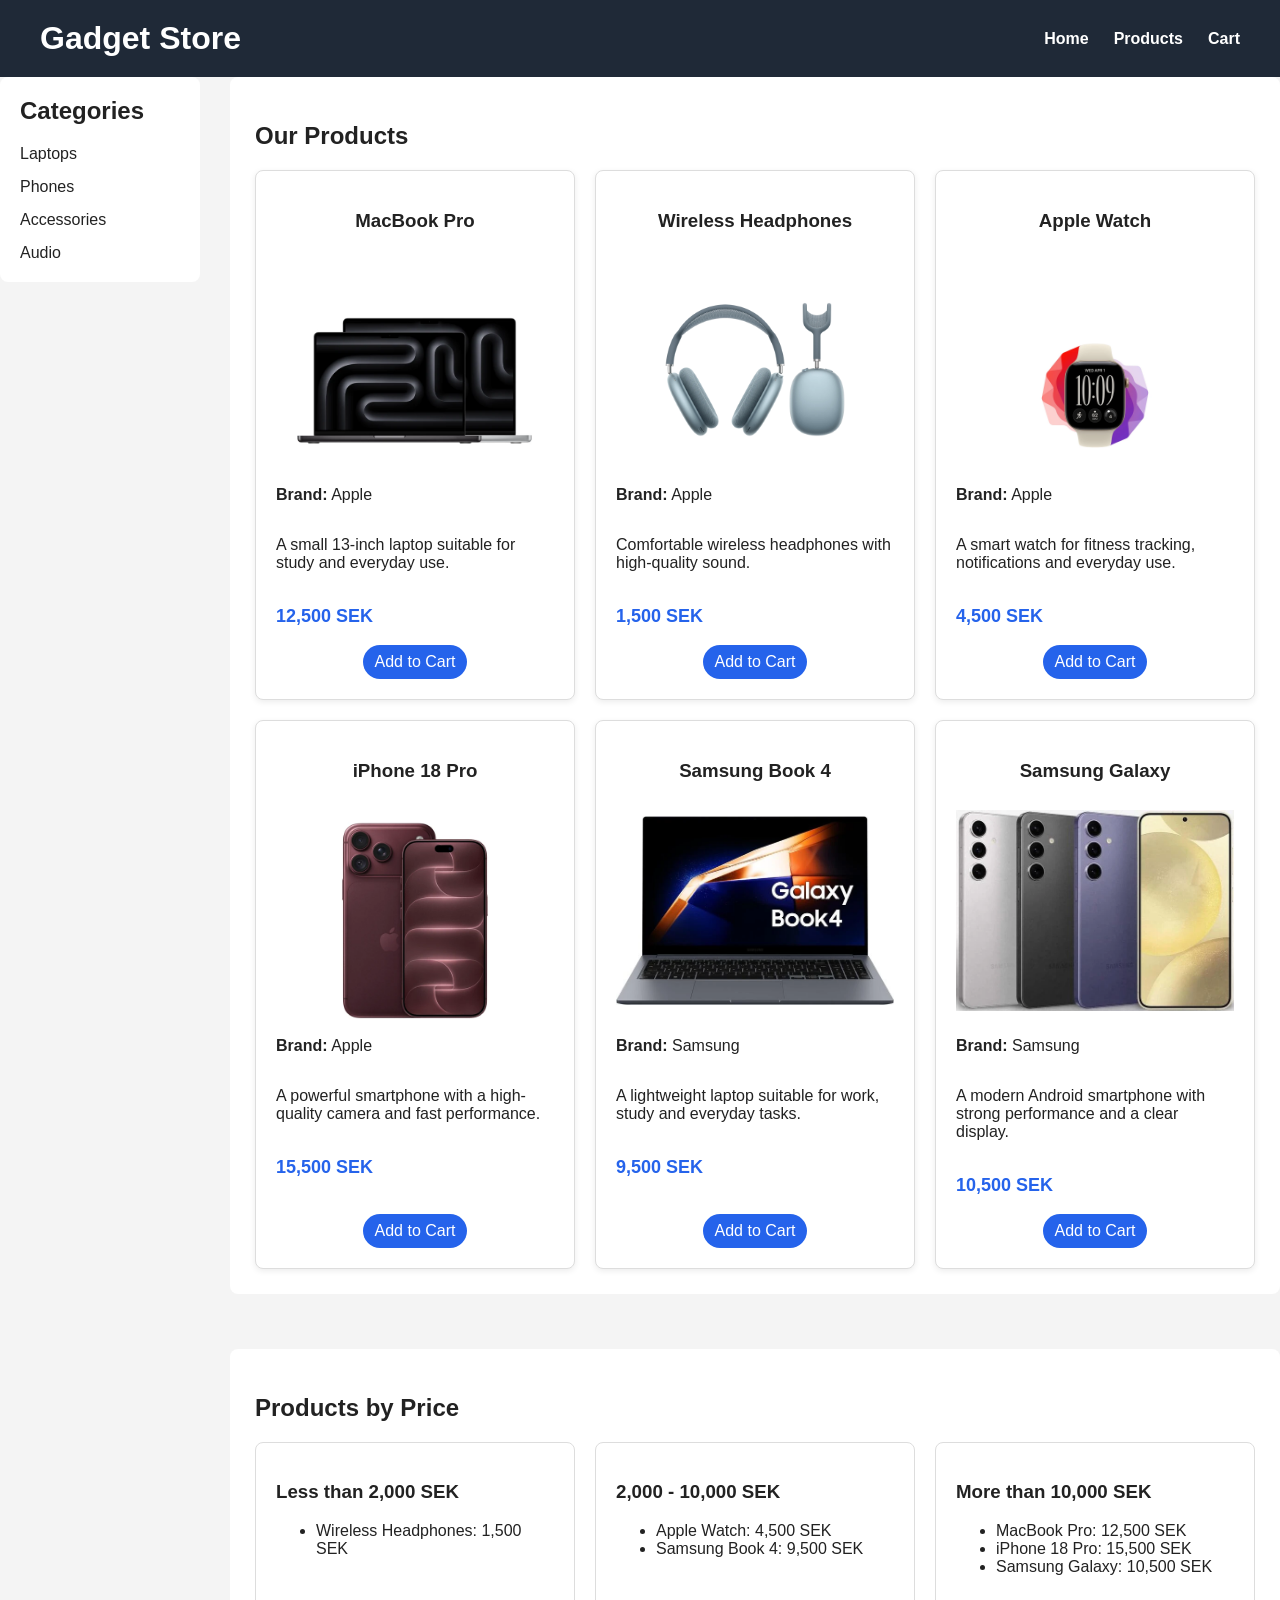
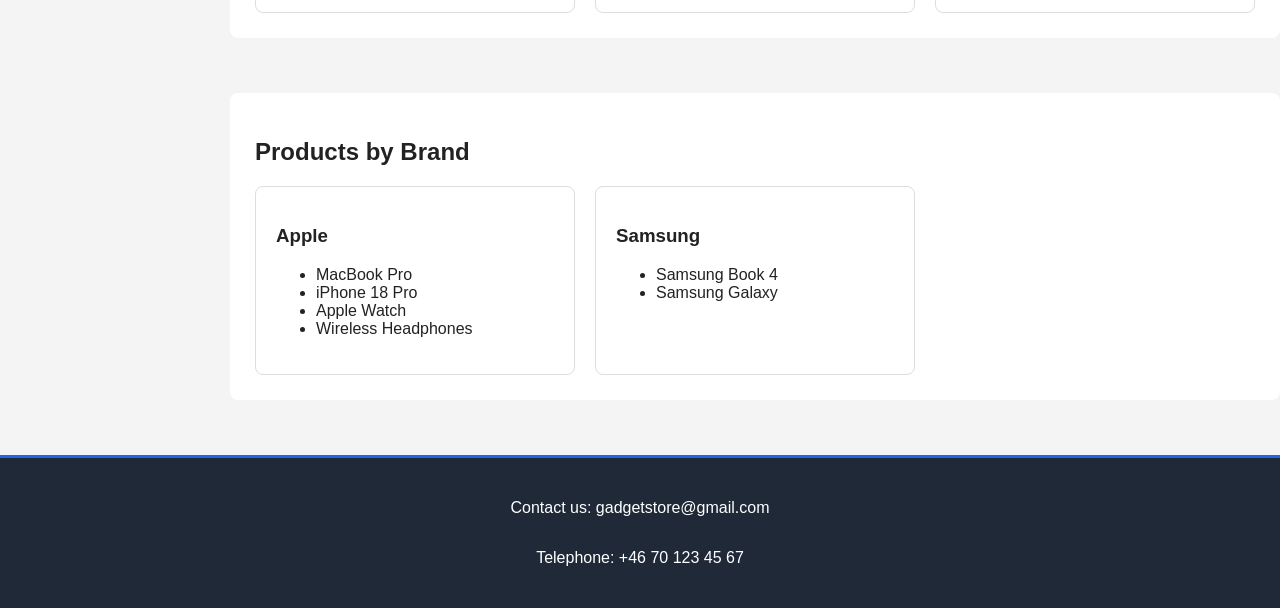
<file: index.html>
<!doctype html>
<!-- Tells the browser that this document uses HTML5 -->
<html lang="en">
  <head>
    <meta charset="UTF-8" />
    <meta name="viewport" content="width=device-width, initial-scale=1.0" />
    <title>Gadget Store</title>
    <link rel="stylesheet" href="styles.css" />
  </head>

  <body>
    <!-- HEADER -->
    <header>
      <h1>Gadget Store</h1> <!-- Store name -->

      <!-- Main navigation -->
      <nav aria-label="Main navigation">
        <ul>
          <li><a href="index.html">Home</a></li>
          <li><a href="#products">Products</a></li>
          <li><a href="cart.html">Cart</a></li>
        </ul>
      </nav>
    </header>

    <!--MAIN PAGE CONTENT-->
    <main>
      <!--Category sidebar-->
      <aside>
        <h2>Categories</h2>
        <ul>
          <li>Laptops</li>
          <li>Phones</li>
          <li>Accessories</li>
          <li>Audio</li>
        </ul>
      </aside>

      <!-- PRODUCTS SECTION -->
      <section>
        <h2 id="products">Our Products</h2>
        <!--PRODUCT GRID:Desktop = 3 products per row, Mobile = 1 product per row-->
        <div class="product-grid">
          <!--PRODUCT 1-->
          <article class="product-card">
            <h3>MacBook Pro</h3>
            <img src="images/MacBook_Pro.png" alt="Black MacBook Pro laptop" />
            <p><strong>Brand:</strong> Apple</p>
            <p>A small 13-inch laptop suitable for study and everyday use.</p>
            <p class="product-price">12,500 SEK</p>
            <a href="cart.html">Add to Cart</a>
          </article>

          <!-- PRODUCT 2-->
          <article class="product-card">
            <h3>Wireless Headphones</h3>
            <img src="images/airpods-max.png" alt="Apple wireless headphones" />
            <p><strong>Brand:</strong> Apple</p>
            <p>Comfortable wireless headphones with high-quality sound.</p>
            <p class="product-price">1,500 SEK</p>
            <a href="cart.html">Add to Cart</a>
          </article>

          <!-- PRODUCT 3 -->
          <article class="product-card">
            <h3>Apple Watch</h3>
            <img src="images/Apple_watch.png" alt="Apple smart watch" />
            <p><strong>Brand:</strong> Apple</p>
            <p>A smart watch for fitness tracking, notifications and everyday use. </p>
            <p class="product-price">4,500 SEK</p>
            <a href="cart.html">Add to Cart</a>
          </article>

          <!-- PRODUCT 4 -->
          <article class="product-card">
            <h3>iPhone 18 Pro</h3>
            <img src="images/iphone18_Pro.png" alt="Burgundy iPhone 18 Pro smartphone"/>
            <p><strong>Brand:</strong> Apple</p>
            <p>A powerful smartphone with a high-quality camera and fast performance.</p>
            <p class="product-price">15,500 SEK</p>
            <a href="cart.html">Add to Cart</a>
          </article>

          <!-- PRODUCT 5 -->
          <article class="product-card">
            <h3>Samsung Book 4</h3>
            <img src="images/samsung-book4.png" alt="Samsung Galaxy Book 4 laptop"/>
            <p><strong>Brand:</strong> Samsung</p>
            <p>A lightweight laptop suitable for work, study and everyday tasks.</p>
            <p class="product-price">9,500 SEK</p>
            <a href="cart.html">Add to Cart</a>
          </article>

          <!-- PRODUCT 6 -->
          <article class="product-card">
            <h3>Samsung Galaxy</h3>
            <img src="images/samsung-galaxy-s24.png" alt="Samsung Galaxy smartphone"/>
            <p><strong>Brand:</strong> Samsung</p>
            <p> A modern Android smartphone with strong performance and a clear display.</p>
            <p class="product-price">10,500 SEK</p>
            <a href="cart.html">Add to Cart</a>
          </article>
        </div>
      </section>

      <!--PRODUCTS BY PRICE-->
      <section>
        <h2>Products by Price</h2>
        <div class="info-grid">
          <!-- Price category 1 -->
          <article>
            <h3>Less than 2,000 SEK</h3>
            <ul>
              <li>Wireless Headphones: 1,500 SEK</li>
            </ul>
          </article>

          <!-- Price category 2 -->
          <article>
            <h3>2,000 - 10,000 SEK</h3>
            <ul>
              <li>Apple Watch: 4,500 SEK</li>
              <li>Samsung Book 4: 9,500 SEK</li>
            </ul>
          </article>

          <!-- Price category 3 -->
          <article>
            <h3>More than 10,000 SEK</h3>
            <ul>
              <li>MacBook Pro: 12,500 SEK</li>
              <li>iPhone 18 Pro: 15,500 SEK</li>
              <li>Samsung Galaxy: 10,500 SEK</li>
            </ul>
          </article>
        </div>
      </section>

      <!--PRODUCTS BY BRAND -->
      <section>
        <h2>Products by Brand</h2>
        <div class="info-grid">
          <!-- Apple products -->
          <article>
            <h3>Apple</h3>
            <ul>
              <li>MacBook Pro</li>
              <li>iPhone 18 Pro</li>
              <li>Apple Watch</li>
              <li>Wireless Headphones</li>
            </ul>
          </article>

          <!-- Samsung products -->
          <article>
            <h3>Samsung</h3>
            <ul>
              <li>Samsung Book 4</li>
              <li>Samsung Galaxy</li>
            </ul>
          </article>
        </div>
      </section>
    </main>

    <!--FOOTER -->
    <footer>
      <p>Contact us: gadgetstore@gmail.com</p>
      <p>Telephone: +46 70 123 45 67</p>
    </footer>
  </body>
</html>
</file>
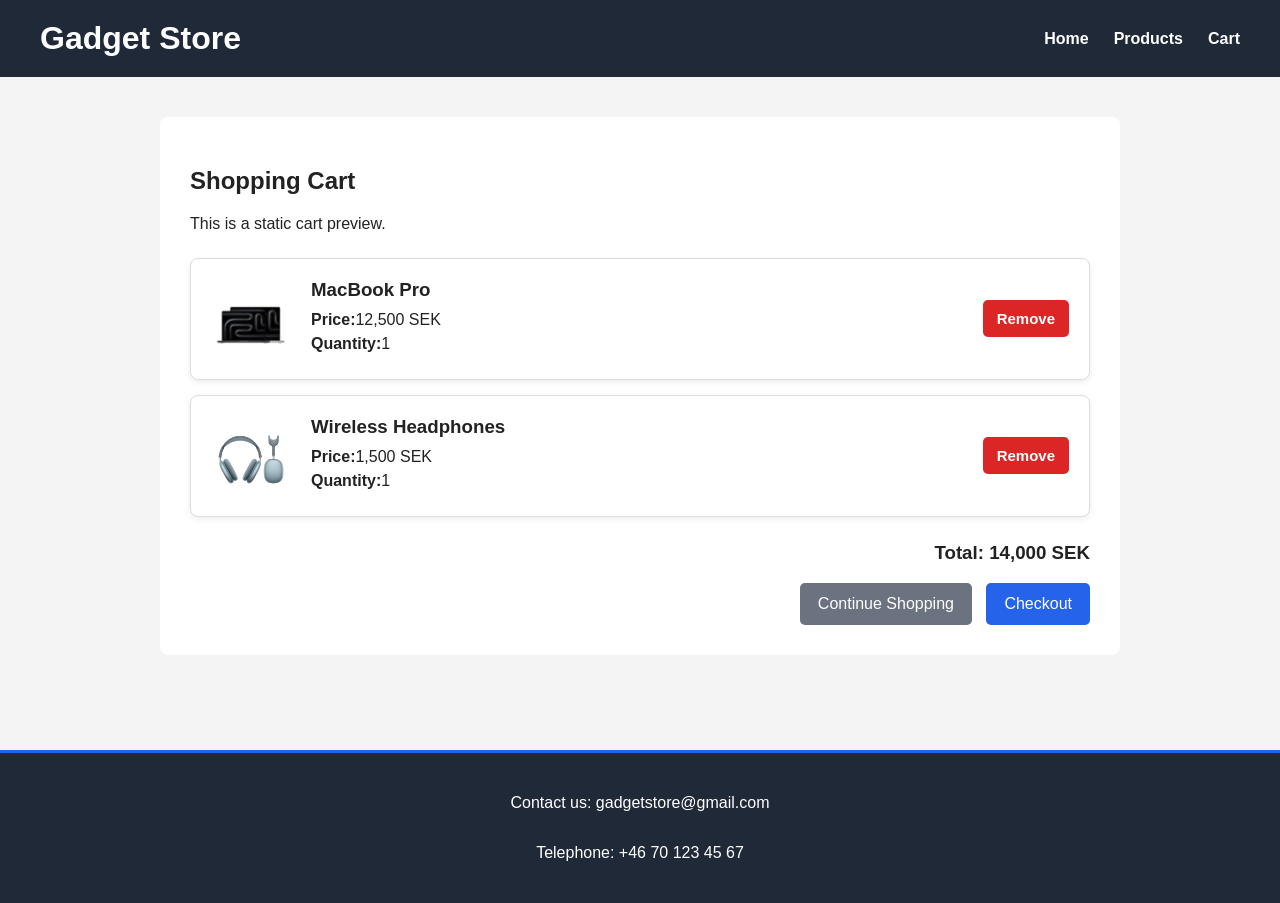
<file: cart.html>
<!doctype html>
<html lang="en">
  <head>
    <meta charset="UTF-8" />
    <meta name="viewport" content="width=device-width, initial-scale=1.0" />
    <title>Shopping Cart | Gadget Store</title>
    <link rel="stylesheet" href="styles.css" />
  </head>
  <body>
    <!--HEADER-->
    <header>
      <h1>Gadget Store</h1>

      <nav aria-label="Main navigation">
        <ul>
          <li><a href="index.html">Home</a></li>
          <li><a href="index.html#products">Products</a></li>
          <li><a href="cart.html">Cart</a></li>
        </ul>
      </nav>
    </header>

    <!-- CART MAIN CONTENT-->
    <main class="cart-main">
      <section class="cart-section">
        <h2>Shopping Cart</h2>
        <p>This is a static cart preview.</p>

        <!--CART GRID-->
        <div class="cart-grid">
          <article class="cart-item">
            <!-- Column 1: product information -->
            <div class="cart-product-info">
              <img src="images/MacBook_Pro.png" alt="MacBook Pro laptop" />
              <div class="cart-product-text">
                <h3>MacBook Pro</h3>
                <p><strong>Price:</strong>12,500 SEK</p>
                <p><strong>Quantity:</strong>1</p>
              </div>
            </div>

            <!-- Column 2: Remove button -->
            <div class="remove-cell">
              <button class="remove-button"type="button"aria-label="Remove MacBook Pro from cart">
                Remove
              </button>
            </div>
          </article>

          <article class="cart-item">
            <!-- Column 1: product information -->
            <div class="cart-product-info">
              <img src="images/airpods-max.png" alt="Wireless headphones" />
              <div class="cart-product-text">
                <h3>Wireless Headphones</h3>
                <p> <strong>Price:</strong>1,500 SEK</p>
                <p><strong>Quantity:</strong>1</p>
              </div>
            </div>

            <!-- Column 2: Remove button -->
            <div class="remove-cell">
              <button
                class="remove-button"type="button" aria-label="Remove Wireless Headphones from cart">
                Remove
              </button>
            </div>
          </article>
        </div>

        <!-- CART TOTAL -->
        <div class="cart-summary">
          <h3>Total: 14,000 SEK</h3>
          <!-- Navigation buttons -->
          <a href="index.html" class="continue-button">Continue Shopping</a>
          <a href="#" class="checkout-button">Checkout</a>
        </div>
      </section>
    </main>

    <!--FOOTER-->
    <footer>
      <p>Contact us: gadgetstore@gmail.com</p>
      <p>Telephone: +46 70 123 45 67</p>
    </footer>
  </body>
</html>
</file>
<file: styles.css>
/*GLOBAL SETTINGS*/
* {
    box-sizing: border-box;
}

/* BODY */
body {
    margin: 0;
    font-family: Arial, Helvetica, sans-serif;
    background-color: #f4f4f4;
    color: #222;
}

/* HEADER */
header {
    background-color: #1f2937;
    color: white;
    padding: 20px 40px;
    display: flex;
    justify-content: space-between;
    align-items: center;
}

header h1 {
    margin: 0;
}

/* NAVIGATION */
nav ul {
    list-style: none;
    margin: 0;
    padding: 0;
    display: flex;
    gap: 25px;
}

nav a {
    color: white;
    text-decoration: none;
    font-weight: bold;
}

nav a:hover {
    color: #60a5fa;
    text-decoration: underline;
}

/* MAIN PAGE GRID */
main:not(.cart-main) {
    display: grid;
    grid-template-columns: 200px 1fr;
    gap: 30px;
}

main:not(.cart-main) > aside {
    grid-column: 1;
    grid-row: 1 / span 3;
}

main:not(.cart-main) > section {
    grid-column: 2;
}

/* CATEGORY SIDEBAR */
aside {
    background-color: white;
    padding: 20px;
    border-radius: 8px;
    align-self: start;
}

aside h2 {
    margin-top: 0;
}

aside ul {
    list-style: none;
    margin: 0;
    padding: 0;
    display: flex;
    flex-direction: column;
    gap: 15px;
}

aside li {
    margin: 0;
}

/* MAIN SECTIONS */
main > section {
    background-color: white;
    padding: 25px;
    border-radius: 8px;
    margin-bottom: 25px;
}

/* PRODUCT GRID */
.product-grid {
    display: grid;
    grid-template-columns: repeat(3, 1fr);
    gap: 20px;
}

/* PRODUCT CARDS */
.product-card {
    display: flex;
    flex-direction: column;
    align-items: center;
    border: 1px solid #ddd;
    padding: 20px;
    border-radius: 8px;
    background-color: white;
    box-shadow: 0 2px 6px rgba(0, 0, 0, 0.08);
}

.product-card h3 {
    text-align: center;
}

.product-card p {
    width: 100%;
}

.product-card img {
    width: 100%;
    height: 220px;
    object-fit: contain;
}

/* PRODUCT PRICE */
.product-price {
    font-weight: bold;
    font-size: 18px;
    color: #2563eb;
}

/* ADD TO CART BUTTON */
.product-card > a {
    display: inline-block;
    padding: 8px 12px;
    margin-top: auto;
    background-color: #2563eb;
    color: white;
    text-decoration: none;
    border-radius: 30px;
}

.product-card > a:hover {
    background-color: #d81dac;
}

/* INFO GRID */
.info-grid {
    display: grid;
    grid-template-columns: repeat(3, 1fr);
    gap: 20px;
}

.info-grid article {
    border: 1px solid #ddd;
    padding: 20px;
    border-radius: 8px;
    background-color: white;
}

/* FOOTER */
footer {
    background-color: #1f2937;
    color: white;
    display: flex;
    flex-direction: column;
    align-items: center;
    justify-content: center;
    text-align: center;
    padding: 25px;
    margin-top: 30px;
    border-top: 3px solid #2563eb;
}

footer a {
    color: #93c5fd;
}

/* CART MAIN AREA */
.cart-main {
    max-width: 1000px;
    margin: 0 auto;
    padding: 40px 20px;
}

.cart-section {
    background-color: white;
    padding: 30px;
    border-radius: 8px;
}

.cart-grid {
    margin-top: 25px;
}

/* CART ITEM */
.cart-item {
    display: grid;
    grid-template-columns: 1fr auto;
    gap: 20px;
    align-items: center;
    border: 1px solid #ddd;
    border-radius: 8px;
    padding: 20px;
    margin-bottom: 15px;
    background-color: white;
    box-shadow: 0 2px 6px rgba(0, 0, 0, 0.08);
}

.cart-product-info {
    display: flex;
    align-items: center;
    gap: 20px;
}

.cart-product-info img {
    width: 80px;
    height: 80px;
    object-fit: contain;
    flex-shrink: 0;
}

.cart-product-text h3 {
    margin-top: 0;
    margin-bottom: 10px;
}

.cart-product-text p {
    margin: 6px 0;
}

/* REMOVE BUTTON */
.remove-button {
    background-color: #dc2626;
    color: white;
    border: none;
    padding: 10px 14px;
    border-radius: 5px;
    cursor: pointer;
    font-size: 15px;
    font-weight: bold;
}

/* CART SUMMARY */
.cart-summary {
    margin-top: 25px;
    text-align: right;
}

.cart-summary h3 {
    font-weight: bold;
}

/* CONTINUE SHOPPING / CHECKOUT BUTTONS */
.continue-button,
.checkout-button {
    display: inline-block;
    padding: 12px 18px;
    margin-left: 10px;
    text-decoration: none;
    border-radius: 5px;
}

.continue-button {
    background-color: #6b7280;
    color: white;
}

.checkout-button {
    background-color: #2563eb;
    color: white;
}

.continue-button:hover {
    background-color: #4b5563;
}

.checkout-button:hover {
    background-color: #1d4ed8;
}

/* RESPONSIVE DESIGN: 1024px AND BELOW */
@media (max-width: 1024px) {
    header {
        flex-direction: column;
        gap: 15px;
    }

    main:not(.cart-main) {
        grid-template-columns: 1fr;
    }

    main:not(.cart-main) > aside {
        grid-column: 1;
        grid-row: auto;
    }

    main:not(.cart-main) > section {
        grid-column: 1;
    }

    aside ul {
        flex-direction: row;
        flex-wrap: wrap;
        gap: 20px;
    }

    aside {
        width: 100%;
    }

    .product-grid {
        grid-template-columns: 1fr;
    }

    .info-grid {
        grid-template-columns: 1fr;
    }
}

/* PHONE RESPONSIVENESS */
@media (max-width: 600px) {
    main {
        padding: 15px;
    }

    header {
        padding: 20px;
    }

    nav ul {
        gap: 12px;
        flex-wrap: wrap;
        justify-content: center;
    }

    .cart-product-info {
        flex-direction: column;
        align-items: flex-start;
    }

    .cart-item {
        grid-template-columns: 1fr;
    }

    .remove-cell {
        justify-self: start;
    }

    .continue-button,
    .checkout-button {
        margin-top: 10px;
        margin-left: 0;
    }

    .cart-summary {
        text-align: left;
    }
}
</file>
